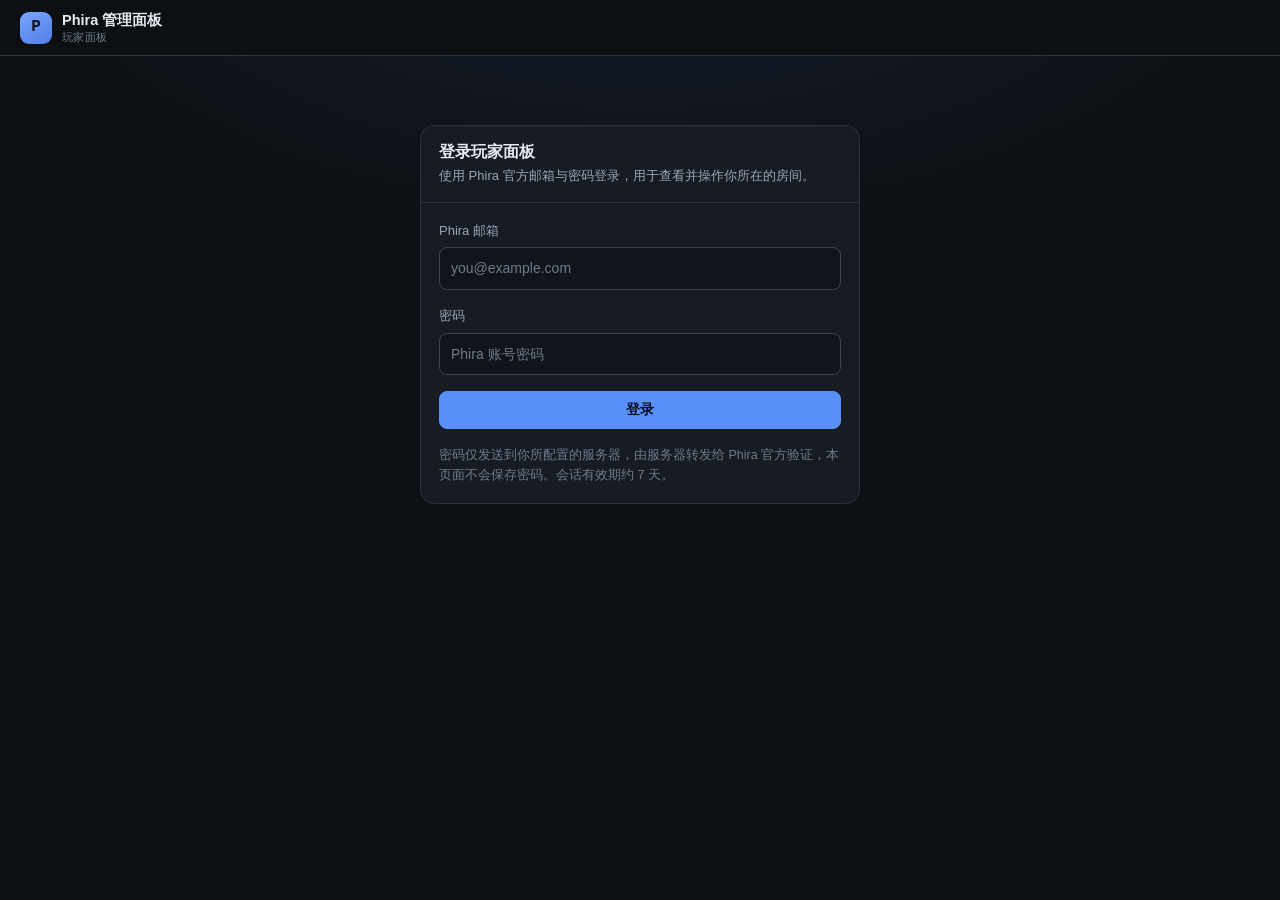
<file: index.html>
<!DOCTYPE html>
<html lang="zh-CN">
<head>
  <meta charset="utf-8">
  <meta name="viewport" content="width=device-width, initial-scale=1, maximum-scale=1, user-scalable=no, viewport-fit=cover">
  <meta name="color-scheme" content="dark">
  <meta name="theme-color" content="#0d1014">
  <meta name="apple-mobile-web-app-capable" content="yes">
  <meta name="apple-mobile-web-app-status-bar-style" content="black-translucent">
  <meta name="apple-mobile-web-app-title" content="Phira 玩家面板">
  <meta name="format-detection" content="telephone=no">
  <title>Phira 玩家面板</title>
  <link rel="preconnect" href="https://phira.5wyxi.com" crossorigin>
  <link rel="dns-prefetch" href="https://phira.5wyxi.com">
  <link rel="stylesheet" href="assets/styles.css?v=4">
</head>
<body>
  <header class="topbar">
    <div class="brand">
      <span class="brand-mark" aria-hidden="true">P</span>
      <span class="brand-text">
        <strong id="site-name">Phira 管理面板</strong>
        <span class="brand-sub">玩家面板</span>
      </span>
    </div>
    <div class="topbar-actions">
      <span class="user-chip" id="user-chip" hidden>
        <span class="avatar" id="user-avatar" aria-hidden="true">?</span>
        <span class="user-name" id="user-name"></span>
      </span>
      <button class="btn btn-ghost btn-sm" id="btn-logout" type="button" hidden>退出</button>
    </div>
  </header>

  <main class="page">
    <!-- 未登录：Phira 账号登录 -->
    <section class="auth-wrap" id="login-view">
      <form class="card auth-card" id="login-form" novalidate>
        <div class="card-head">
          <div>
            <h2>登录玩家面板</h2>
            <p class="muted">使用 Phira 官方邮箱与密码登录，用于查看并操作你所在的房间。</p>
          </div>
        </div>
        <div class="card-body">
          <label class="field" for="login-email">
            <span>Phira 邮箱</span>
            <input class="input" id="login-email" name="email" type="email" autocomplete="username" placeholder="you@example.com" required>
          </label>
          <label class="field" for="login-password">
            <span>密码</span>
            <input class="input" id="login-password" name="password" type="password" autocomplete="current-password" placeholder="Phira 账号密码" required>
          </label>
          <p class="form-error" id="login-error" hidden></p>
          <button class="btn btn-primary btn-block" id="login-submit" type="submit">登录</button>
          <p class="hint">密码仅发送到你所配置的服务器，由服务器转发给 Phira 官方验证，本页面不会保存密码。会话有效期约 7 天。</p>
        </div>
      </form>
    </section>

    <!-- 已登录 -->
    <div id="app-view" hidden>
      <div class="toolbar">
        <div class="toolbar-info">
          <span class="sync-status" id="sync-status">尚未同步</span>
        </div>
        <button class="btn btn-ghost btn-sm" id="btn-refresh" type="button">刷新</button>
      </div>

      <section class="card">
        <div class="card-head">
          <div>
            <h2>我的房间</h2>
            <p class="muted">房间操作需要 Phira 账号在线，并且已进入该房间。</p>
          </div>
        </div>
        <div class="card-body" id="my-room"></div>
      </section>

      <section class="card">
        <div class="card-head">
          <div>
            <h2>在线房间</h2>
            <p class="muted">隐藏房间不会显示在列表中，点击“详情”可查看成员。</p>
          </div>
        </div>
        <div class="card-body">
          <div class="table-wrap" id="rooms-wrap">
            <table class="table">
              <thead>
                <tr>
                  <th>房间</th>
                  <th>人数</th>
                  <th>谱面</th>
                  <th>阶段</th>
                  <th>状态</th>
                  <th>房主</th>
                  <th>操作</th>
                </tr>
              </thead>
              <tbody id="rooms-body"></tbody>
            </table>
          </div>
          <div class="empty" id="rooms-empty" hidden>当前没有在线房间。</div>
        </div>
      </section>

      <section class="card" id="room-detail-card" hidden>
        <div class="card-head">
          <div>
            <h2>房间详情</h2>
            <p class="muted" id="room-detail-sub">只读视图</p>
          </div>
          <button class="btn btn-ghost btn-sm" id="btn-close-detail" type="button">关闭</button>
        </div>
        <div class="card-body" id="room-detail"></div>
      </section>

      <section class="card">
        <div class="card-head">
          <div>
            <h2>账号</h2>
            <p class="muted">QQ 绑定用于在群聊中通过指令控制房间。</p>
          </div>
        </div>
        <div class="card-body" id="account"></div>
      </section>
    </div>
  </main>

  <div class="toast-stack" id="toast-stack" aria-live="polite"></div>

  <script src="config.js?v=4" defer></script>
  <script src="assets/mobile.js?v=4" defer></script>
  <script src="assets/chart-picker.js?v=4" defer></script>
  <script src="assets/app.js?v=4" defer></script>
</body>
</html>
</file>
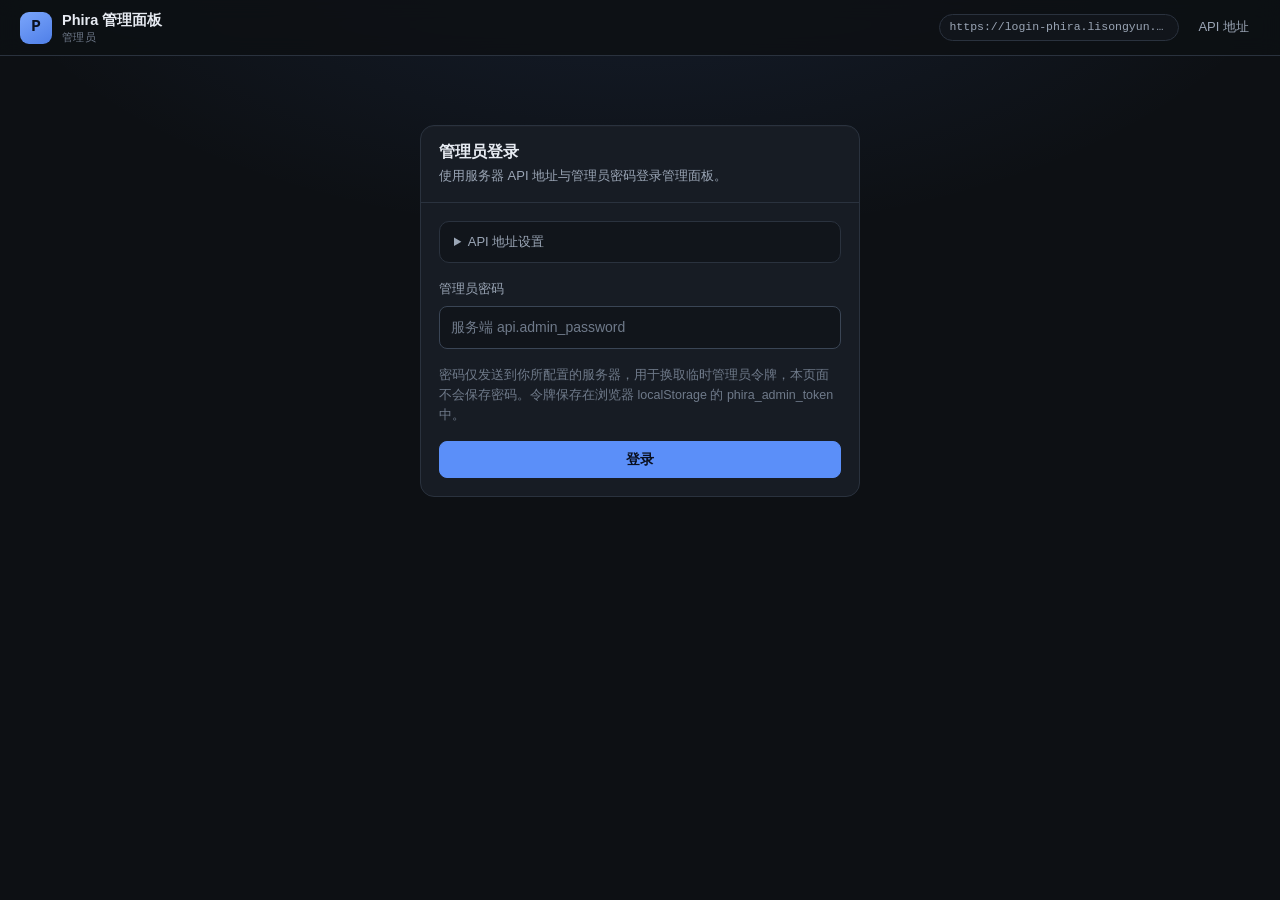
<file: admin.html>
<!DOCTYPE html>
<html lang="zh-CN">
<head>
  <meta charset="utf-8">
  <meta name="viewport" content="width=device-width, initial-scale=1, maximum-scale=1, user-scalable=no, viewport-fit=cover">
  <meta name="color-scheme" content="dark">
  <meta name="theme-color" content="#0d1014">
  <meta name="apple-mobile-web-app-capable" content="yes">
  <meta name="apple-mobile-web-app-status-bar-style" content="black-translucent">
  <meta name="apple-mobile-web-app-title" content="Phira 管理面板">
  <meta name="format-detection" content="telephone=no">
  <title>Phira 管理面板</title>
  <link rel="preconnect" href="https://phira.5wyxi.com" crossorigin>
  <link rel="dns-prefetch" href="https://phira.5wyxi.com">
  <link rel="stylesheet" href="assets/styles.css?v=4">
</head>
<body>
  <header class="topbar topbar-admin">
    <div class="brand">
      <span class="brand-mark" aria-hidden="true">P</span>
      <span class="brand-text">
        <strong id="admin-site-name">Phira 管理面板</strong>
        <span class="brand-sub">管理员</span>
      </span>
    </div>
    <nav class="nav" id="admin-nav" hidden>
      <button class="nav-btn is-active" type="button" data-tab="overview">概览</button>
      <button class="nav-btn" type="button" data-tab="rooms">房间</button>
      <button class="nav-btn" type="button" data-tab="players">玩家与封禁</button>
      <button class="nav-btn" type="button" data-tab="bindings">绑定</button>
      <button class="nav-btn" type="button" data-tab="logs">实时日志</button>
      <button class="nav-btn" type="button" data-tab="announce">公告</button>
      <button class="nav-btn" type="button" data-tab="settings">系统设置</button>
    </nav>
    <div class="topbar-actions">
      <span class="api-chip is-missing" id="admin-api-chip">API 未配置</span>
      <button class="btn btn-ghost btn-sm" id="admin-settings" type="button">API 地址</button>
      <button class="btn btn-ghost btn-sm" id="admin-logout" type="button" hidden>退出登录</button>
    </div>
  </header>

  <main class="page">
    <!-- 登录 -->
    <section class="auth-wrap" id="admin-login-view">
      <form class="card auth-card" id="admin-login-form" novalidate>
        <div class="card-head">
          <div>
            <h2>管理员登录</h2>
            <p class="muted">使用服务器 API 地址与管理员密码登录管理面板。</p>
          </div>
        </div>
        <div class="card-body">
          <details class="auth-advanced" id="admin-api-details">
            <summary>API 地址设置</summary>
            <label class="field" for="admin-api-base">
              <span>API 地址</span>
              <input class="input" id="admin-api-base" type="url" placeholder="https://login-phira.lisongyun.top" autocomplete="url">
            </label>
            <p class="hint">默认使用 config.js 中的地址，也可以在这里修改；地址保存在当前浏览器中，不会上传。</p>
          </details>
          <label class="field" for="admin-password">
            <span>管理员密码</span>
            <input class="input" id="admin-password" type="password" autocomplete="current-password" placeholder="服务端 api.admin_password">
          </label>
          <p class="hint">密码仅发送到你所配置的服务器，用于换取临时管理员令牌，本页面不会保存密码。令牌保存在浏览器 localStorage 的 phira_admin_token 中。</p>
          <p class="form-error" id="admin-login-error" hidden></p>
          <button class="btn btn-primary btn-block" id="admin-login-submit" type="submit">登录</button>
        </div>
      </form>
    </section>

    <!-- 已登录 -->
    <div id="admin-app-view" hidden>
      <div class="toolbar">
        <div class="toolbar-info">
          <span class="sync-status" id="admin-sync">尚未同步</span>
        </div>
        <button class="btn btn-ghost btn-sm" id="admin-refresh" type="button">刷新</button>
      </div>

      <!-- 概览 -->
      <section class="tab-panel" id="tab-overview" hidden>
        <div class="stat-grid">
          <div class="stat">
            <span class="stat-label">运行时长</span>
            <strong class="stat-value" id="stat-uptime">—</strong>
          </div>
          <div class="stat">
            <span class="stat-label">在线用户</span>
            <strong class="stat-value" id="stat-users">—</strong>
          </div>
          <div class="stat">
            <span class="stat-label">连接会话</span>
            <strong class="stat-value" id="stat-sessions">—</strong>
          </div>
          <div class="stat">
            <span class="stat-label">房间数</span>
            <strong class="stat-value" id="stat-rooms">—</strong>
          </div>
          <div class="stat">
            <span class="stat-label">内存占用</span>
            <strong class="stat-value" id="stat-memory">—</strong>
          </div>
        </div>

        <div class="card">
          <div class="card-head">
            <div>
              <h2>客户端建房</h2>
              <p class="muted">控制玩家能否在 Phira 客户端自行创建房间，重启后恢复配置文件的值。</p>
            </div>
            <span class="tag tag-muted" id="creation-tag">未知</span>
          </div>
          <div class="card-body">
            <div class="control-row">
              <button class="btn btn-primary" id="btn-room-creation" type="button">允许客户端建房</button>
              <span class="hint" id="creation-hint">正在读取服务器状态。</span>
            </div>
          </div>
        </div>

        <div class="card">
          <div class="card-head">
            <div>
              <h2>在线用户概览</h2>
              <p class="muted">包含掉线等待重连的玩家；踢下线与封禁操作请前往“玩家与封禁”。</p>
            </div>
          </div>
          <div class="card-body">
            <div class="table-wrap" id="users-wrap">
              <table class="table">
                <thead>
                  <tr>
                    <th>玩家 ID</th>
                    <th>昵称</th>
                    <th>房间</th>
                    <th>身份</th>
                    <th>状态</th>
                  </tr>
                </thead>
                <tbody id="users-body"></tbody>
              </table>
            </div>
            <div class="empty" id="users-empty" hidden>当前没有在线用户。</div>
          </div>
        </div>
      </section>

      <!-- 房间 -->
      <section class="tab-panel" id="tab-rooms" hidden>
        <div class="card">
          <div class="card-head">
            <div>
              <h2>房间管理</h2>
              <p class="muted">包含隐藏房间（ID 以 _ 开头）。列表不提供选谱与开始游戏，需房间内成员操作。</p>
            </div>
            <button class="btn btn-ghost btn-sm" id="rooms-refresh" type="button">刷新</button>
          </div>
          <div class="card-body">
            <div class="inline-form">
              <div class="field">
                <label for="create-room-id">新建房间 ID</label>
                <input class="input" id="create-room-id" type="text" maxlength="20" placeholder="字母、数字、-、_，1~20 位" autocomplete="off">
                <p class="field-error" id="create-room-error" hidden></p>
              </div>
              <button class="btn btn-primary" id="btn-create-room" type="button">创建房间</button>
            </div>
            <div class="inline-form">
              <div class="field">
                <label for="broadcast-content">管理消息</label>
                <input class="input" id="broadcast-content" type="text" placeholder="发送给全部房间的内容" autocomplete="off">
                <p class="field-error" id="broadcast-error" hidden></p>
              </div>
              <button class="btn" id="btn-broadcast" type="button">向全部房间发送</button>
            </div>
          </div>
        </div>

        <div class="card">
          <div class="card-head">
            <div>
              <h2>在线房间</h2>
              <p class="muted">点击“详情”查看成员并执行管理操作。</p>
            </div>
          </div>
          <div class="card-body">
            <div class="table-wrap" id="admin-rooms-wrap">
              <table class="table">
                <thead>
                  <tr>
                    <th>房间</th>
                    <th>人数</th>
                    <th>谱面</th>
                    <th>阶段</th>
                    <th>状态</th>
                    <th>房主</th>
                    <th>操作</th>
                  </tr>
                </thead>
                <tbody id="admin-rooms-body"></tbody>
              </table>
            </div>
            <div class="empty" id="admin-rooms-empty" hidden>当前没有房间。</div>
          </div>
        </div>

        <div class="card" id="admin-room-detail" hidden>
          <div class="card-head">
            <div>
              <h2>房间详情</h2>
              <p class="muted" id="admin-room-detail-sub">—</p>
            </div>
            <button class="btn btn-ghost btn-sm" id="btn-admin-close-detail" type="button">关闭</button>
          </div>
          <div class="card-body" id="admin-room-detail-body"></div>
        </div>
      </section>

      <!-- 玩家与封禁 -->
      <section class="tab-panel" id="tab-players" hidden>
        <div class="card">
          <div class="card-head">
            <div>
              <h2>在线用户</h2>
              <p class="muted">按昵称或玩家 ID 过滤；踢下线会断开玩家连接，需要重新登录。</p>
            </div>
            <button class="btn btn-ghost btn-sm" id="players-refresh" type="button">刷新</button>
          </div>
          <div class="card-body">
            <div class="inline-form">
              <div class="field">
                <label for="players-search">搜索玩家</label>
                <input class="input" id="players-search" type="search" placeholder="昵称或玩家 ID" autocomplete="off">
              </div>
            </div>
            <div class="table-wrap" id="players-wrap">
              <table class="table">
                <thead>
                  <tr>
                    <th>玩家 ID</th>
                    <th>昵称</th>
                    <th>房间</th>
                    <th>身份</th>
                    <th>状态</th>
                    <th>操作</th>
                  </tr>
                </thead>
                <tbody id="players-body"></tbody>
              </table>
            </div>
            <div class="empty" id="players-empty" hidden>当前没有在线用户。</div>
          </div>
        </div>

        <div class="card">
          <div class="card-head">
            <div>
              <h2>新建封禁</h2>
              <p class="muted">封禁保存在服务器内存中，重启后失效。</p>
            </div>
          </div>
          <div class="card-body">
            <div class="form-grid">
              <div class="field">
                <label for="ban-type">类型</label>
                <select class="select" id="ban-type">
                  <option value="ip">IP 地址</option>
                  <option value="user">Phira ID</option>
                </select>
              </div>
              <div class="field">
                <label for="ban-value">封禁值</label>
                <input class="input" id="ban-value" type="text" autocomplete="off" placeholder="IP 地址或 Phira ID">
              </div>
              <div class="field">
                <label for="ban-minutes">时长（分钟）</label>
                <input class="input" id="ban-minutes" type="number" min="0" step="1" value="60" inputmode="numeric">
              </div>
              <div class="field">
                <label for="ban-reason">原因（可选）</label>
                <input class="input" id="ban-reason" type="text" autocomplete="off" placeholder="例如 恶意刷屏">
              </div>
            </div>
            <p class="field-error" id="ban-error" hidden></p>
            <div class="control-row">
              <button class="btn btn-primary" id="btn-ban" type="button">添加封禁</button>
              <span class="hint">时长填 0 表示永久封禁。</span>
            </div>
            <p class="hint">IP 封禁同时拦截 HTTP 请求与游戏连接；Phira ID 封禁会在登录时拒绝。重置服务器后所有封禁失效。</p>
          </div>
        </div>

        <div class="card">
          <div class="card-head">
            <div>
              <h2>封禁列表</h2>
              <p class="muted">到期时间显示为“永久”表示无限期封禁。</p>
            </div>
            <button class="btn btn-ghost btn-sm" id="bans-refresh" type="button">刷新</button>
          </div>
          <div class="card-body">
            <div class="table-wrap" id="bans-wrap">
              <table class="table">
                <thead>
                  <tr>
                    <th>类型</th>
                    <th>值</th>
                    <th>原因</th>
                    <th>创建时间</th>
                    <th>到期时间</th>
                    <th>操作</th>
                  </tr>
                </thead>
                <tbody id="bans-body"></tbody>
              </table>
            </div>
            <div class="empty" id="bans-empty" hidden>当前没有封禁记录。</div>
          </div>
        </div>
      </section>

      <!-- 绑定 -->
      <section class="tab-panel" id="tab-bindings" hidden>
        <div class="card">
          <div class="card-head">
            <div>
              <h2>生成绑定链接</h2>
              <p class="muted">为尚未绑定 Phira 账号的 QQ 用户生成一次性登录链接。</p>
            </div>
          </div>
          <div class="card-body">
            <div class="inline-form">
              <div class="field">
                <label for="bind-qq">QQ 号</label>
                <input class="input" id="bind-qq" type="text" inputmode="numeric" autocomplete="off" placeholder="例如 123456789">
                <p class="field-error" id="bind-qq-error" hidden></p>
              </div>
              <button class="btn btn-primary" id="btn-create-link" type="button">生成链接</button>
            </div>
            <div class="link-box" id="link-result" hidden>
              <div class="link-main">
                <a id="link-anchor" href="#" target="_blank" rel="noopener noreferrer">—</a>
                <p class="hint" id="link-expires"></p>
              </div>
              <button class="btn btn-ghost btn-sm" id="btn-copy-link" type="button">复制链接</button>
            </div>
          </div>
        </div>

        <div class="card">
          <div class="card-head">
            <div>
              <h2>QQ 绑定列表</h2>
              <p class="muted">支持按 QQ 号、Phira ID 或昵称搜索；解绑后该 QQ 需要重新登录绑定。</p>
            </div>
            <button class="btn btn-ghost btn-sm" id="bindings-refresh" type="button">刷新</button>
          </div>
          <div class="card-body">
            <div class="inline-form">
              <div class="field">
                <label for="bindings-search">搜索</label>
                <input class="input" id="bindings-search" type="search" placeholder="QQ 号 / Phira ID / 昵称" autocomplete="off">
              </div>
              <button class="btn" id="btn-bindings-search" type="button">搜索</button>
            </div>
            <div class="control-row">
              <button class="btn btn-danger" id="btn-batch-unbind" type="button" disabled>批量解绑</button>
              <button class="btn" id="btn-export-bindings" type="button">导出 JSON</button>
              <span class="hint" id="bindings-selected-count">未选择</span>
            </div>
            <div class="table-wrap" id="bindings-wrap">
              <table class="table">
                <thead>
                  <tr>
                    <th class="col-check"><label class="check-tap"><input class="checkbox" id="bindings-select-all" type="checkbox" aria-label="全选当前页"></label></th>
                    <th>平台</th>
                    <th>QQ 号</th>
                    <th>Phira ID</th>
                    <th>昵称</th>
                    <th>绑定时间</th>
                  </tr>
                </thead>
                <tbody id="bindings-body"></tbody>
              </table>
            </div>
            <div class="empty" id="bindings-empty" hidden>暂无绑定记录。</div>
            <div class="pagination">
              <button class="btn btn-ghost btn-sm" id="bindings-prev" type="button">上一页</button>
              <span class="pagination-info" id="bindings-page-info">第 1 / 1 页</span>
              <button class="btn btn-ghost btn-sm" id="bindings-next" type="button">下一页</button>
            </div>
          </div>
        </div>
      </section>

      <!-- 实时日志 -->
      <section class="tab-panel" id="tab-logs" hidden>
        <div class="card">
          <div class="card-head">
            <div>
              <h2>实时日志</h2>
              <p class="muted">通过 SSE 接收服务端日志，最多保留 1000 行，自动滚动到底部。</p>
            </div>
            <div class="card-actions">
              <span class="tag tag-muted" id="stream-status">未连接</span>
              <button class="btn btn-ghost btn-sm" id="btn-stream-toggle" type="button">开始实时</button>
              <button class="btn btn-ghost btn-sm" id="btn-stream-clear" type="button">清空</button>
            </div>
          </div>
          <div class="card-body">
            <pre class="log-view" id="log-stream">尚未开始实时日志。</pre>
            <p class="hint">EventSource 无法携带 Authorization 请求头，因此管理员令牌通过查询参数 token 传给 /api/logs/stream。断开后 3 秒自动重连，手动停止则不再重连。</p>
          </div>
        </div>

        <div class="card">
          <div class="card-head">
            <div>
              <h2>最近日志快照</h2>
              <p class="muted" id="log-file">尚未加载</p>
            </div>
            <div class="card-actions">
              <select class="select select-sm" id="log-lines" aria-label="日志行数">
                <option value="100">100 行</option>
                <option value="200" selected>200 行</option>
                <option value="500">500 行</option>
                <option value="1000">1000 行</option>
              </select>
              <button class="btn btn-ghost btn-sm" id="logs-refresh" type="button">拉取</button>
            </div>
          </div>
          <div class="card-body">
            <pre class="log-view" id="log-content">尚未加载。</pre>
          </div>
        </div>
      </section>

      <!-- 公告 -->
      <section class="tab-panel" id="tab-announce" hidden>
        <div class="card">
          <div class="card-head">
            <div>
              <h2>发布公告</h2>
              <p class="muted">公告会立即发送给所有在线玩家，无法撤回。</p>
            </div>
          </div>
          <div class="card-body">
            <div class="field">
              <label for="announce-content">公告内容</label>
              <textarea class="textarea" id="announce-content" placeholder="例如：服务器将在 10 分钟后进行维护"></textarea>
              <p class="field-error" id="announce-error" hidden></p>
            </div>
            <div class="control-row">
              <button class="btn btn-primary" id="btn-announce" type="button">发布公告</button>
              <span class="hint">发送后消息会带有“【公告】”前缀。</span>
            </div>
          </div>
        </div>
      </section>

      <!-- 系统设置 -->
      <section class="tab-panel" id="tab-settings" hidden>
        <div class="card">
          <div class="card-head">
            <div>
              <h2>服务端配置</h2>
              <p class="muted">只读展示当前运行配置，敏感项仅显示是否已配置。</p>
            </div>
            <button class="btn btn-ghost btn-sm" id="settings-refresh" type="button">刷新</button>
          </div>
          <div class="card-body">
            <div class="meta-grid" id="config-grid"></div>
            <p class="hint">以下修改会写入服务端 runtime-config.json，重启后仍然生效。</p>
          </div>
        </div>

        <div class="card">
          <div class="card-head">
            <div>
              <h2>修改管理员密码</h2>
              <p class="muted">修改成功后当前会话保持有效，其他管理员会话会被注销。</p>
            </div>
          </div>
          <div class="card-body">
            <div class="form-grid">
              <div class="field">
                <label for="config-admin-password">新密码</label>
                <input class="input" id="config-admin-password" type="password" autocomplete="new-password" placeholder="至少 6 位">
              </div>
              <div class="field">
                <label for="config-admin-password2">确认新密码</label>
                <input class="input" id="config-admin-password2" type="password" autocomplete="new-password" placeholder="再次输入">
              </div>
            </div>
            <p class="field-error" id="config-password-error" hidden></p>
            <div class="control-row">
              <button class="btn btn-primary" id="btn-save-password" type="button">保存密码</button>
              <span class="hint">密码长度 6~64 位，修改后请使用新密码登录。</span>
            </div>
          </div>
        </div>

        <div class="card">
          <div class="card-head">
            <div>
              <h2>修改 access_token</h2>
              <p class="muted">用于 QQ 插件和旧的令牌认证方式。</p>
            </div>
          </div>
          <div class="card-body">
            <div class="field">
              <label for="config-access-token">access_token</label>
              <input class="input" id="config-access-token" type="password" autocomplete="off" placeholder="留空表示不设置">
            </div>
            <div class="notice notice-danger">
              <p>配置 access_token 后，QQ 插件必须在其配置里填写同样的 api_token，否则管理类指令会返回 401。</p>
            </div>
            <div class="control-row">
              <button class="btn btn-primary" id="btn-save-token" type="button">保存 access_token</button>
              <span class="hint">留空并保存表示清除 access_token。</span>
            </div>
          </div>
        </div>

        <div class="card">
          <div class="card-head">
            <div>
              <h2>允许来源 allowed_origins</h2>
              <p class="muted">每行一个来源，例如 https://phira.example.com 或 *。</p>
            </div>
          </div>
          <div class="card-body">
            <div class="field">
              <label for="config-allowed-origins">允许来源</label>
              <textarea class="textarea" id="config-allowed-origins" placeholder="https://phira.example.com" spellcheck="false"></textarea>
            </div>
            <p class="field-error" id="config-origins-error" hidden></p>
            <div class="control-row">
              <button class="btn btn-primary" id="btn-save-origins" type="button">保存允许来源</button>
              <span class="hint">至少保留一个来源，可使用 * 允许所有来源。</span>
            </div>
          </div>
        </div>
      </section>
    </div>
  </main>

  <!-- API 地址设置 -->
  <div class="modal-backdrop" id="admin-settings-modal" hidden>
    <div class="modal" role="dialog" aria-modal="true" aria-labelledby="admin-settings-title">
      <div class="modal-head">
        <h2 id="admin-settings-title">API 地址设置</h2>
      </div>
      <div class="modal-body">
        <label class="field" for="admin-api-base-input">
          <span>服务器 API 地址</span>
          <input class="input" id="admin-api-base-input" type="url" placeholder="https://login-phira.lisongyun.top" autocomplete="url">
        </label>
        <p class="field-error" id="admin-api-base-error" hidden></p>
        <p class="hint">填写后端 HTTP API 的根地址，不要带末尾斜杠。地址保存在当前浏览器中。</p>
      </div>
      <div class="modal-foot">
        <button class="btn btn-ghost" id="btn-admin-settings-cancel" type="button">取消</button>
        <button class="btn btn-primary" id="btn-admin-settings-save" type="button">保存</button>
      </div>
    </div>
  </div>

  <div class="toast-stack" id="toast-stack" aria-live="polite"></div>

  <script src="config.js?v=4" defer></script>
  <script src="assets/mobile.js?v=4" defer></script>
  <script src="assets/chart-picker.js?v=4" defer></script>
  <script src="assets/admin.js?v=4" defer></script>
</body>
</html>
</file>
<file: assets/styles.css>
/* Phira 多人服务器 · 静态管理面板样式（深色主题，无外部依赖） */

:root {
  color-scheme: dark;
  --bg: #0d1014;
  --bg-soft: #11151b;
  --surface: #171c24;
  --surface-2: #1d232d;
  --surface-3: #252d39;
  --border: #2a323e;
  --border-strong: #3a4555;
  --text: #e7ebf2;
  --text-dim: #9ba6b6;
  --text-faint: #6f7a8a;
  --accent: #5b8ff9;
  --accent-strong: #7aa5fb;
  --accent-soft: rgba(91, 143, 249, 0.14);
  --success: #43c98d;
  --success-soft: rgba(67, 201, 141, 0.14);
  --warning: #e7a94b;
  --warning-soft: rgba(231, 169, 75, 0.13);
  --danger: #ef6b6b;
  --danger-soft: rgba(239, 107, 107, 0.14);
  --info: #59b8d8;
  --info-soft: rgba(89, 184, 216, 0.14);
  --radius-lg: 14px;
  --radius: 10px;
  --radius-sm: 7px;
  --shadow: 0 14px 36px rgba(0, 0, 0, 0.4);
  --font: -apple-system, BlinkMacSystemFont, "Segoe UI", "PingFang SC", "Hiragino Sans GB",
    "Microsoft YaHei", "Noto Sans CJK SC", sans-serif;
  --mono: "SFMono-Regular", Consolas, "Liberation Mono", Menlo, "Courier New", monospace;
}

*,
*::before,
*::after {
  box-sizing: border-box;
}

[hidden] {
  display: none !important;
}

html,
body {
  margin: 0;
  padding: 0;
  overflow-x: hidden;
}

body {
  min-height: 100vh;
  background-color: var(--bg);
  background-image: radial-gradient(1100px 560px at 50% -12%, rgba(91, 143, 249, 0.12), transparent 62%);
  background-repeat: no-repeat;
  background-attachment: fixed;
  color: var(--text);
  font-family: var(--font);
  font-size: 15px;
  line-height: 1.6;
  -webkit-font-smoothing: antialiased;
}

h1,
h2,
h3 {
  line-height: 1.35;
}

p {
  margin: 0;
}

a {
  color: var(--accent-strong);
}

a:hover {
  color: #a6c4fd;
}

/* ---------- 顶部栏 ---------- */

.topbar {
  position: sticky;
  top: 0;
  z-index: 50;
  display: flex;
  align-items: center;
  flex-wrap: wrap;
  gap: 12px 16px;
  padding: 11px 20px;
  background: rgba(13, 16, 20, 0.88);
  border-bottom: 1px solid var(--border);
  backdrop-filter: blur(10px);
}

.brand {
  display: flex;
  align-items: center;
  gap: 10px;
}

.brand-mark {
  display: inline-flex;
  align-items: center;
  justify-content: center;
  width: 32px;
  height: 32px;
  border-radius: 9px;
  background: linear-gradient(150deg, #7aa5fb, #4f7fe8);
  color: #0b1220;
  font-family: var(--mono);
  font-size: 16px;
  font-weight: 700;
  flex: 0 0 auto;
}

.brand-text {
  display: flex;
  flex-direction: column;
  line-height: 1.3;
}

.brand-text strong {
  font-size: 14.5px;
  font-weight: 600;
}

.brand-sub {
  font-size: 11px;
  color: var(--text-faint);
  letter-spacing: 0.04em;
}

.nav {
  display: flex;
  gap: 4px;
  flex-wrap: wrap;
}

.nav-btn {
  padding: 6px 12px;
  border: 1px solid transparent;
  border-radius: var(--radius-sm);
  background: transparent;
  color: var(--text-dim);
  font: inherit;
  font-size: 14px;
  cursor: pointer;
  transition: background 0.15s ease, color 0.15s ease, border-color 0.15s ease;
  white-space: nowrap;
}

.nav-btn:hover {
  color: var(--text);
  background: var(--surface-2);
}

.nav-btn.is-active {
  color: var(--text);
  background: var(--accent-soft);
  border-color: rgba(91, 143, 249, 0.38);
}

.topbar-actions {
  display: flex;
  align-items: center;
  gap: 8px;
  flex-wrap: wrap;
  margin-left: auto;
}

.api-chip {
  max-width: 240px;
  overflow: hidden;
  text-overflow: ellipsis;
  white-space: nowrap;
  padding: 3px 9px;
  border-radius: 999px;
  border: 1px solid var(--border);
  background: var(--bg-soft);
  color: var(--text-dim);
  font-family: var(--mono);
  font-size: 11.5px;
}

.api-chip.is-missing {
  color: var(--warning);
  border-color: rgba(231, 169, 75, 0.35);
  background: var(--warning-soft);
}

.user-chip {
  display: inline-flex;
  align-items: center;
  gap: 7px;
  padding: 3px 10px 3px 4px;
  border: 1px solid var(--border);
  border-radius: 999px;
  background: var(--bg-soft);
  max-width: 220px;
}

.avatar {
  display: inline-flex;
  align-items: center;
  justify-content: center;
  width: 24px;
  height: 24px;
  border-radius: 50%;
  background: var(--accent-soft);
  color: var(--accent-strong);
  font-size: 12px;
  font-weight: 600;
  flex: 0 0 auto;
}

.user-name {
  font-size: 13px;
  overflow: hidden;
  text-overflow: ellipsis;
  white-space: nowrap;
}

/* ---------- 页面与卡片 ---------- */

.page {
  width: min(1180px, 100%);
  margin: 0 auto;
  padding: 24px 20px 72px;
  display: flex;
  flex-direction: column;
  gap: 18px;
}

#app-view,
#admin-app-view {
  display: flex;
  flex-direction: column;
  gap: 18px;
}

.tab-panel {
  display: flex;
  flex-direction: column;
  gap: 18px;
}

.auth-wrap {
  display: flex;
  justify-content: center;
  padding: 5vh 0 0;
}

.auth-card {
  width: 100%;
  max-width: 440px;
}

.card {
  min-width: 0;
  background: var(--surface);
  border: 1px solid var(--border);
  border-radius: var(--radius-lg);
  box-shadow: inset 0 1px 0 rgba(255, 255, 255, 0.02);
}

.card-head {
  display: flex;
  align-items: flex-start;
  justify-content: space-between;
  gap: 12px;
  flex-wrap: wrap;
  padding: 15px 18px;
  border-bottom: 1px solid var(--border);
}

.card-head h2 {
  margin: 0;
  font-size: 16px;
  font-weight: 600;
}

.card-head .muted {
  margin-top: 3px;
}

.card-actions {
  display: flex;
  align-items: center;
  gap: 8px;
  flex-wrap: wrap;
}

.card-body {
  display: flex;
  flex-direction: column;
  gap: 16px;
  padding: 18px;
  min-width: 0;
}

.muted {
  color: var(--text-dim);
  font-size: 13px;
}

.hint {
  color: var(--text-faint);
  font-size: 12.5px;
  line-height: 1.6;
}

.mono {
  font-family: var(--mono);
  font-size: 13px;
}

/* ---------- 工具栏 ---------- */

.toolbar {
  display: flex;
  align-items: center;
  justify-content: space-between;
  gap: 12px;
  flex-wrap: wrap;
}

.toolbar-info {
  display: flex;
  align-items: center;
  gap: 10px;
  flex-wrap: wrap;
}

.sync-status {
  font-size: 12.5px;
  color: var(--text-faint);
}

.sync-status.is-error {
  color: var(--danger);
}

/* ---------- 按钮 ---------- */

.btn {
  display: inline-flex;
  align-items: center;
  justify-content: center;
  gap: 6px;
  padding: 8px 14px;
  border: 1px solid var(--border-strong);
  border-radius: 8px;
  background: var(--surface-2);
  color: var(--text);
  font: inherit;
  font-size: 14px;
  line-height: 1.4;
  cursor: pointer;
  white-space: nowrap;
  transition: background 0.15s ease, border-color 0.15s ease, color 0.15s ease, opacity 0.15s ease;
}

.btn:hover:not(:disabled) {
  background: var(--surface-3);
  border-color: #46536a;
}

.btn:disabled {
  opacity: 0.42;
  cursor: not-allowed;
}

.btn-primary {
  background: var(--accent);
  border-color: var(--accent);
  color: #0a1020;
  font-weight: 600;
}

.btn-primary:hover:not(:disabled) {
  background: var(--accent-strong);
  border-color: var(--accent-strong);
}

.btn-ghost {
  background: transparent;
  border-color: transparent;
  color: var(--text-dim);
}

.btn-ghost:hover:not(:disabled) {
  background: var(--surface-2);
  border-color: var(--border);
  color: var(--text);
}

.btn-danger {
  background: var(--danger-soft);
  border-color: rgba(239, 107, 107, 0.45);
  color: #ffa8a8;
}

.btn-danger:hover:not(:disabled) {
  background: rgba(239, 107, 107, 0.24);
  border-color: rgba(239, 107, 107, 0.7);
}

.btn-sm {
  padding: 5px 10px;
  font-size: 13px;
  border-radius: var(--radius-sm);
}

.btn-block {
  width: 100%;
}

.btn.is-busy {
  cursor: progress;
  opacity: 0.8;
}

.btn.is-busy::before {
  content: "";
  width: 12px;
  height: 12px;
  border: 2px solid currentColor;
  border-right-color: transparent;
  border-radius: 50%;
  animation: spin 0.7s linear infinite;
  flex: 0 0 auto;
}

/* ---------- 表单 ---------- */

.field {
  display: flex;
  flex-direction: column;
  gap: 6px;
  min-width: 0;
}

.field > span,
.field > label {
  font-size: 13px;
  color: var(--text-dim);
}

.input,
.select,
.textarea {
  width: 100%;
  padding: 9px 11px;
  border: 1px solid var(--border-strong);
  border-radius: 8px;
  background: var(--bg-soft);
  color: var(--text);
  font: inherit;
  font-size: 14px;
  transition: border-color 0.15s ease, box-shadow 0.15s ease;
}

.input::placeholder,
.textarea::placeholder {
  color: var(--text-faint);
}

.input:focus,
.select:focus,
.textarea:focus {
  outline: none;
  border-color: var(--accent);
  box-shadow: 0 0 0 3px var(--accent-soft);
}

.input.is-invalid,
.textarea.is-invalid {
  border-color: var(--danger);
}

.textarea {
  min-height: 130px;
  resize: vertical;
  line-height: 1.6;
}

.select {
  cursor: pointer;
}

.select-sm {
  width: auto;
  padding: 6px 10px;
  font-size: 13px;
}

.field-error {
  margin: 0;
  font-size: 12.5px;
  color: #ff9a9a;
}

.form-error {
  margin: 0;
  padding: 8px 11px;
  border: 1px solid rgba(239, 107, 107, 0.3);
  border-radius: 8px;
  background: var(--danger-soft);
  color: #ffb4b4;
  font-size: 13px;
}

.notice {
  display: flex;
  flex-direction: column;
  gap: 9px;
  padding: 12px 14px;
  border: 1px solid rgba(231, 169, 75, 0.35);
  border-radius: var(--radius);
  background: var(--warning-soft);
  color: #f2cd93;
  font-size: 13.5px;
}

.notice .btn {
  align-self: flex-start;
}

.notice-danger {
  border-color: rgba(239, 107, 107, 0.35);
  background: var(--danger-soft);
  color: #ffb4b4;
}

.auth-advanced {
  padding: 0 14px;
  border: 1px solid var(--border);
  border-radius: var(--radius);
  background: var(--bg-soft);
}

.auth-advanced > summary {
  padding: 10px 0;
  color: var(--text-dim);
  font-size: 13px;
  cursor: pointer;
  user-select: none;
}

.auth-advanced[open] > summary {
  margin-bottom: 12px;
  border-bottom: 1px solid var(--border);
  color: var(--text);
}

.auth-advanced .field {
  margin-bottom: 12px;
}

.auth-advanced .hint {
  padding-bottom: 12px;
}

.form-grid {
  display: grid;
  grid-template-columns: repeat(auto-fit, minmax(180px, 1fr));
  gap: 12px 14px;
  align-items: start;
}

.inline-form {
  display: flex;
  align-items: flex-end;
  gap: 12px;
  flex-wrap: wrap;
}

.inline-form .field {
  flex: 1 1 240px;
}

.control-row {
  display: flex;
  align-items: flex-end;
  gap: 10px;
  flex-wrap: wrap;
}

.control-row .field {
  flex: 1 1 210px;
}

.control-row > .btn {
  flex: 0 0 auto;
}

/* ---------- 标签 ---------- */

.tag {
  display: inline-flex;
  align-items: center;
  padding: 2px 8px;
  border: 1px solid transparent;
  border-radius: 999px;
  font-size: 12px;
  line-height: 1.5;
  white-space: nowrap;
}

.tag-ok {
  color: var(--success);
  background: var(--success-soft);
  border-color: rgba(67, 201, 141, 0.26);
}

.tag-warn {
  color: var(--warning);
  background: var(--warning-soft);
  border-color: rgba(231, 169, 75, 0.26);
}

.tag-danger {
  color: var(--danger);
  background: var(--danger-soft);
  border-color: rgba(239, 107, 107, 0.26);
}

.tag-info {
  color: var(--info);
  background: var(--info-soft);
  border-color: rgba(89, 184, 216, 0.26);
}

.tag-muted {
  color: var(--text-dim);
  background: rgba(255, 255, 255, 0.04);
  border-color: var(--border);
}

.tag-row {
  display: flex;
  align-items: center;
  gap: 6px;
  flex-wrap: wrap;
}

.tag-inline {
  margin-left: 6px;
}

/* ---------- 表格 ---------- */

.table-wrap {
  width: 100%;
  overflow-x: auto;
  border: 1px solid var(--border);
  border-radius: var(--radius);
  background: var(--bg-soft);
  -webkit-overflow-scrolling: touch;
}

.table {
  width: 100%;
  min-width: 640px;
  border-collapse: collapse;
  font-size: 14px;
}

.table-compact {
  min-width: 440px;
}

.table th,
.table td {
  padding: 9px 12px;
  text-align: left;
  vertical-align: middle;
  border-bottom: 1px solid var(--border);
}

.table thead th {
  background: var(--surface-2);
  color: var(--text-dim);
  font-size: 12px;
  font-weight: 600;
  white-space: nowrap;
}

.table tbody tr:last-child td {
  border-bottom: none;
}

.table tbody tr:hover td {
  background: rgba(255, 255, 255, 0.02);
}

.table tr.is-selected td {
  background: var(--accent-soft);
}

.table tr.is-self td {
  background: rgba(91, 143, 249, 0.08);
}

.table td .tag-row {
  gap: 4px;
}

.table th.col-check,
.table td.col-check {
  width: 40px;
  text-align: center;
}

.checkbox {
  width: 15px;
  height: 15px;
  margin: 0;
  accent-color: var(--accent);
  cursor: pointer;
  vertical-align: middle;
}

.pagination {
  display: flex;
  align-items: center;
  justify-content: flex-end;
  gap: 10px;
  flex-wrap: wrap;
}

.pagination-info {
  color: var(--text-dim);
  font-size: 13px;
  font-variant-numeric: tabular-nums;
}

.pre-line {
  white-space: pre-wrap;
  word-break: break-word;
}

/* ---------- 房间展示 ---------- */

.room-summary {
  display: flex;
  flex-direction: column;
  gap: 16px;
}

.room-head {
  display: flex;
  align-items: center;
  justify-content: space-between;
  gap: 12px;
  flex-wrap: wrap;
}

.room-title {
  display: flex;
  align-items: center;
  gap: 10px;
  flex-wrap: wrap;
}

.room-id {
  font-family: var(--mono);
  font-size: 18px;
  font-weight: 600;
}

.meta-grid {
  display: grid;
  grid-template-columns: repeat(auto-fit, minmax(150px, 1fr));
  gap: 10px 18px;
}

.meta {
  display: flex;
  flex-direction: column;
  gap: 2px;
  min-width: 0;
}

.meta-label {
  font-size: 12px;
  color: var(--text-faint);
}

.meta-value {
  font-size: 14px;
  word-break: break-word;
}

.control-groups {
  display: flex;
  flex-direction: column;
  gap: 16px;
}

.control-group {
  display: flex;
  flex-direction: column;
  gap: 10px;
  padding-top: 14px;
  border-top: 1px solid var(--border);
}

.control-title {
  font-size: 13px;
  font-weight: 600;
  color: var(--text-dim);
}

.hint-list {
  display: flex;
  flex-direction: column;
  gap: 2px;
  margin: 0;
  padding-left: 18px;
  color: var(--warning);
  font-size: 12.5px;
}

/* ---------- 状态卡片 ---------- */

.stat-grid {
  display: grid;
  grid-template-columns: repeat(auto-fit, minmax(160px, 1fr));
  gap: 12px;
}

.stat {
  display: flex;
  flex-direction: column;
  gap: 3px;
  padding: 14px 16px;
  border: 1px solid var(--border);
  border-radius: var(--radius);
  background: var(--surface);
}

.stat-label {
  font-size: 12.5px;
  color: var(--text-dim);
}

.stat-value {
  font-size: 22px;
  font-weight: 600;
  letter-spacing: 0.01em;
  font-variant-numeric: tabular-nums;
}

.stat-sub {
  font-size: 12px;
  color: var(--text-faint);
}

/* ---------- 空状态 / 加载 ---------- */

.empty {
  display: flex;
  flex-direction: column;
  align-items: center;
  gap: 8px;
  padding: 28px 16px;
  border: 1px dashed var(--border);
  border-radius: var(--radius);
  background: var(--bg-soft);
  color: var(--text-dim);
  text-align: center;
  font-size: 13.5px;
}

.empty-title {
  color: var(--text);
  font-size: 15px;
  font-weight: 600;
}

.loading-state {
  display: flex;
  align-items: center;
  justify-content: center;
  gap: 10px;
  padding: 24px 16px;
  color: var(--text-dim);
  font-size: 13.5px;
}

.spinner {
  width: 16px;
  height: 16px;
  border: 2px solid var(--border-strong);
  border-top-color: var(--accent);
  border-radius: 50%;
  animation: spin 0.8s linear infinite;
  flex: 0 0 auto;
}

/* ---------- 弹层 ---------- */

.modal-backdrop {
  position: fixed;
  inset: 0;
  z-index: 80;
  display: flex;
  align-items: center;
  justify-content: center;
  padding: 20px;
  background: rgba(4, 6, 10, 0.72);
  backdrop-filter: blur(2px);
}

.modal {
  width: min(470px, 100%);
  border: 1px solid var(--border);
  border-radius: var(--radius-lg);
  background: var(--surface);
  box-shadow: var(--shadow);
  animation: pop 0.16s ease-out;
}

.modal-head {
  padding: 16px 18px 12px;
}

.modal-head h2 {
  margin: 0;
  font-size: 16px;
  font-weight: 600;
}

.modal-body {
  display: flex;
  flex-direction: column;
  gap: 12px;
  padding: 0 18px 16px;
}

.modal-text {
  color: var(--text-dim);
  font-size: 14px;
  line-height: 1.65;
}

.modal-foot {
  display: flex;
  justify-content: flex-end;
  gap: 10px;
  padding: 0 18px 18px;
}

/* ---------- Toast ---------- */

.toast-stack {
  position: fixed;
  top: 16px;
  right: 16px;
  z-index: 100;
  display: flex;
  flex-direction: column;
  gap: 8px;
  width: min(360px, calc(100vw - 32px));
  pointer-events: none;
}

.toast {
  padding: 10px 14px;
  border: 1px solid var(--border-strong);
  border-left: 3px solid var(--accent);
  border-radius: 9px;
  background: var(--surface-2);
  box-shadow: var(--shadow);
  font-size: 13.5px;
  line-height: 1.5;
  word-break: break-word;
  animation: slide-in 0.18s ease-out;
  pointer-events: auto;
}

.toast-success {
  border-left-color: var(--success);
}

.toast-error {
  border-left-color: var(--danger);
}

.toast-info {
  border-left-color: var(--info);
}

.toast.is-leaving {
  opacity: 0;
  transform: translateY(-6px);
  transition: opacity 0.2s ease, transform 0.2s ease;
}

/* ---------- 日志 / 链接 ---------- */

.log-view {
  margin: 0;
  padding: 14px;
  max-height: 62vh;
  overflow: auto;
  border: 1px solid var(--border);
  border-radius: var(--radius);
  background: #0a0d11;
  color: #c8d2e0;
  font-family: var(--mono);
  font-size: 12.5px;
  line-height: 1.55;
  white-space: pre-wrap;
  word-break: break-all;
}

.link-box {
  display: flex;
  align-items: center;
  gap: 12px;
  flex-wrap: wrap;
  padding: 12px 14px;
  border: 1px solid var(--border);
  border-radius: var(--radius);
  background: var(--bg-soft);
}

.link-main {
  display: flex;
  flex-direction: column;
  gap: 4px;
  flex: 1 1 260px;
  min-width: 0;
}

.link-main a {
  word-break: break-all;
  font-family: var(--mono);
  font-size: 13px;
}

/* ---------- 动画 ---------- */

@keyframes spin {
  to {
    transform: rotate(360deg);
  }
}

@keyframes pop {
  from {
    opacity: 0;
    transform: scale(0.97);
  }
  to {
    opacity: 1;
    transform: scale(1);
  }
}

@keyframes slide-in {
  from {
    opacity: 0;
    transform: translateY(-6px);
  }
  to {
    opacity: 1;
    transform: translateY(0);
  }
}

@media (prefers-reduced-motion: reduce) {
  *,
  *::before,
  *::after {
    animation-duration: 0.01ms !important;
    transition-duration: 0.01ms !important;
  }
}

/* ---------- 响应式 ---------- */

@media (max-width: 820px) {
  .topbar {
    padding: 10px 14px;
  }

  .nav {
    order: 3;
    width: 100%;
    flex-wrap: nowrap;
    overflow-x: auto;
    padding-bottom: 2px;
  }

  .nav-btn {
    flex: 0 0 auto;
  }

  .api-chip {
    max-width: 150px;
  }

  .page {
    padding: 16px 14px 56px;
  }

  .card-head,
  .card-body {
    padding: 14px;
  }

  .auth-wrap {
    padding: 8px 0 0;
  }

  .stat-grid {
    grid-template-columns: repeat(2, minmax(0, 1fr));
  }

  .control-row .field,
  .inline-form .field {
    flex-basis: 100%;
  }

  .inline-form > .btn {
    width: 100%;
  }
}

@media (max-width: 560px) {
  .topbar-actions {
    width: 100%;
    margin-left: 0;
    justify-content: flex-end;
  }

  .topbar-actions .api-chip {
    display: none;
  }

  .topbar-actions .user-chip {
    margin-left: auto;
  }
}

@media (max-width: 460px) {
  .brand-sub {
    display: none;
  }

  .stat-grid {
    grid-template-columns: 1fr;
  }

  .user-chip {
    max-width: 160px;
  }

  .api-chip {
    max-width: 120px;
  }

  .modal-backdrop {
    padding: 12px;
  }
}

/* 谱面搜索选择器 */
.chart-picker-backdrop {
  z-index: 60;
  padding: 16px;
}

.chart-picker {
  width: min(1120px, calc(100vw - 24px));
  max-height: calc(100vh - 32px);
  display: flex;
  flex-direction: column;
}

.chart-picker .modal-head {
  display: flex;
  align-items: center;
  justify-content: space-between;
  gap: 12px;
}

.chart-picker-body {
  overflow: auto;
  display: flex;
  flex-direction: column;
  gap: 14px;
}

.chart-picker-search {
  display: flex;
  gap: 10px;
}

.chart-picker-search .input {
  flex: 1;
  min-width: 0;
}

.chart-picker-status {
  margin: 0;
  min-height: 18px;
  font-size: 13px;
}

.chart-picker-status.is-error {
  color: var(--danger);
}

.chart-grid {
  display: grid;
  grid-template-columns: repeat(auto-fill, minmax(210px, 1fr));
  gap: 14px;
}

.chart-card {
  background: var(--surface-2);
  border: 1px solid var(--border);
  border-radius: var(--radius);
  overflow: hidden;
  display: flex;
  flex-direction: column;
}

.chart-card.is-selected {
  border-color: var(--accent);
  box-shadow: 0 0 0 1px var(--accent) inset;
}

.chart-card-cover {
  aspect-ratio: 16 / 9;
  background: var(--surface-3);
  overflow: hidden;
  display: flex;
  align-items: center;
  justify-content: center;
  color: var(--text-faint);
  font-size: 13px;
}

.chart-card-cover img {
  width: 100%;
  height: 100%;
  object-fit: cover;
  display: block;
}

.chart-card-body {
  padding: 10px 12px 12px;
  display: flex;
  flex-direction: column;
  gap: 8px;
  flex: 1;
}

.chart-card-title {
  margin: 0;
  font-size: 15px;
  line-height: 1.35;
  white-space: nowrap;
  overflow: hidden;
  text-overflow: ellipsis;
}

.chart-card-meta {
  margin: 0;
  display: flex;
  gap: 6px;
  align-items: center;
  color: var(--text-dim);
  font-size: 12px;
  white-space: nowrap;
  overflow: hidden;
}

.chart-card-meta span {
  overflow: hidden;
  text-overflow: ellipsis;
}

.chart-card-dot {
  flex: none;
}

.chart-card-tags {
  display: flex;
  flex-wrap: wrap;
  gap: 6px;
}

.chart-card-actions {
  margin-top: auto;
  display: flex;
  gap: 8px;
  padding-top: 4px;
}

.chart-card-actions .btn {
  flex: 1;
}

.chart-picker-foot {
  display: flex;
  align-items: center;
  justify-content: space-between;
  gap: 12px;
}

.chart-picker-page {
  font-size: 13px;
  text-align: center;
}

.chart-picker-empty {
  grid-column: 1 / -1;
  text-align: center;
  padding: 40px 12px;
}

@media (max-width: 640px) {
  .chart-picker-search {
    flex-direction: column;
  }

  .chart-grid {
    grid-template-columns: repeat(auto-fill, minmax(150px, 1fr));
  }

  .chart-card-body {
    padding: 8px 10px 10px;
  }

  .chart-card-actions {
    flex-direction: column;
  }
}

/* ---------- 移动端适配 ---------- */

html {
  -webkit-text-size-adjust: 100%;
  text-size-adjust: 100%;
  scroll-padding-top: 96px;
  touch-action: manipulation;
}

body {
  -webkit-tap-highlight-color: transparent;
  min-height: 100vh;
  min-height: 100dvh;
}

button,
.btn,
.nav-btn,
.checkbox,
label,
summary {
  -webkit-touch-callout: none;
}

button,
.btn,
.nav-btn,
summary,
.checkbox {
  touch-action: manipulation;
}

.topbar {
  padding-top: calc(11px + env(safe-area-inset-top));
  padding-left: max(20px, env(safe-area-inset-left));
  padding-right: max(20px, env(safe-area-inset-right));
  -webkit-backdrop-filter: blur(10px);
}

.page {
  padding-left: max(20px, env(safe-area-inset-left));
  padding-right: max(20px, env(safe-area-inset-right));
  padding-bottom: calc(72px + env(safe-area-inset-bottom));
}

.toast-stack {
  top: calc(16px + env(safe-area-inset-top));
  right: max(16px, env(safe-area-inset-right));
}

.modal-backdrop {
  height: 100vh;
  height: 100dvh;
  height: calc(var(--app-vh, 1vh) * 100);
  padding-bottom: max(20px, env(safe-area-inset-bottom));
}

.modal {
  max-height: calc(var(--app-vh, 1vh) * 92);
  overflow-y: auto;
  overscroll-behavior: contain;
}

.chart-picker {
  max-height: calc(var(--app-vh, 1vh) * 96);
  overflow: hidden;
}

.log-view {
  max-height: 62vh;
  max-height: 62dvh;
}

.nav {
  scrollbar-width: none;
  -webkit-overflow-scrolling: touch;
  overscroll-behavior-x: contain;
}

.nav::-webkit-scrollbar {
  display: none;
}

.table-wrap {
  overscroll-behavior-x: contain;
}

.check-tap {
  display: inline-flex;
  align-items: center;
  justify-content: center;
  min-width: 44px;
  min-height: 44px;
  margin: -8px;
  cursor: pointer;
}

.meta-value,
.room-id,
.link-main a {
  overflow-wrap: anywhere;
}

@media (pointer: coarse) {
  body {
    background-attachment: scroll;
  }

  .topbar {
    background: rgba(13, 16, 20, 0.96);
    -webkit-backdrop-filter: none;
    backdrop-filter: none;
  }

  .modal-backdrop {
    -webkit-backdrop-filter: none;
    backdrop-filter: none;
  }
}

@media (max-width: 820px), (pointer: coarse) {
  .btn,
  .nav-btn,
  .input,
  .select {
    min-height: 44px;
  }

  .btn-sm {
    min-height: 44px;
    padding: 10px 14px;
  }

  .nav-btn {
    padding: 10px 14px;
  }

  .input,
  .select,
  .textarea {
    font-size: 16px;
  }

  .checkbox {
    width: 20px;
    height: 20px;
    font-size: 16px;
  }

  .table th.col-check,
  .table td.col-check {
    padding: 12px;
  }

  .control-row > .btn {
    flex: 1 1 auto;
  }

  .modal-foot .btn {
    flex: 1 1 0;
  }
}

@media (max-width: 820px) {
  .topbar {
    flex-wrap: nowrap;
  }

  .brand {
    flex: 0 0 auto;
  }

  .nav {
    flex: 1 1 0;
    width: 0;
    min-width: 0;
    order: 0;
    flex-wrap: nowrap;
    overflow-x: auto;
    justify-content: flex-start;
  }

  .topbar-actions {
    flex: 0 0 auto;
    width: auto;
    flex-wrap: nowrap;
    margin-left: 0;
    justify-content: flex-end;
  }

  .topbar-actions .btn {
    flex: 0 0 auto;
  }
}

@media (max-width: 430px) {
  .topbar {
    padding: 8px 12px;
    padding-top: calc(8px + env(safe-area-inset-top));
    gap: 8px;
  }

  .topbar-admin .brand-text {
    display: none;
  }

  .topbar-admin .api-chip {
    display: none;
  }

  .topbar-admin #admin-settings {
    display: none;
  }

  .nav-btn {
    padding: 8px 10px;
    font-size: 13px;
  }

  .topbar-actions .btn {
    padding: 8px 10px;
    font-size: 13px;
  }
}

@media (max-width: 430px) {
  .topbar {
    padding: 8px 12px;
    padding-top: calc(8px + env(safe-area-inset-top));
    gap: 8px;
  }

  .brand-mark {
    width: 30px;
    height: 30px;
    font-size: 15px;
  }

  .brand-text strong {
    max-width: 46vw;
    overflow: hidden;
    text-overflow: ellipsis;
    white-space: nowrap;
  }

  .topbar-actions {
    gap: 6px;
  }

  .page {
    padding: 12px 12px calc(48px + env(safe-area-inset-bottom));
    gap: 14px;
  }

  #app-view,
  #admin-app-view,
  .tab-panel {
    gap: 14px;
  }

  .card-head,
  .card-body {
    padding: 12px;
  }

  .card-head {
    gap: 8px;
  }

  .auth-wrap {
    padding-top: 4px;
  }

  .meta-grid {
    grid-template-columns: 1fr 1fr;
    gap: 8px 12px;
  }

  .control-row {
    gap: 8px;
  }

  .control-row > .btn,
  .inline-form > .btn {
    width: 100%;
  }

  .modal-backdrop {
    padding: 8px;
    align-items: flex-start;
  }

  .modal,
  .chart-picker {
    width: 100%;
    max-height: calc(var(--app-vh, 1vh) * 96);
  }

  .modal-head,
  .modal-body,
  .modal-foot {
    padding-left: 14px;
    padding-right: 14px;
  }

  .chart-picker-search {
    flex-direction: column;
  }

  .chart-grid {
    grid-template-columns: repeat(auto-fill, minmax(140px, 1fr));
    gap: 10px;
  }

  .chart-picker-foot {
    flex-wrap: wrap;
    justify-content: center;
  }

  .chart-picker-page {
    flex-basis: 100%;
    order: -1;
  }

  .chart-picker-foot .btn {
    flex: 1 1 40%;
  }

  .chart-card-title {
    font-size: 14px;
  }

  .chart-card-body {
    padding: 8px 10px 10px;
    gap: 6px;
  }

  .chart-card-actions {
    gap: 6px;
  }

  .toast-stack {
    top: calc(8px + env(safe-area-inset-top));
    left: 12px;
    right: 12px;
    width: auto;
  }

  .log-view {
    max-height: 55vh;
    max-height: 55dvh;
    padding: 10px;
    font-size: 12px;
  }

  .table {
    min-width: 560px;
  }

  .table-compact {
    min-width: 400px;
  }

  .table th,
  .table td {
    padding: 8px 10px;
  }
}

@media (max-width: 360px) {
  .meta-grid {
    grid-template-columns: 1fr;
  }

  .chart-card-actions {
    flex-direction: column;
  }

  .chart-card-actions .btn {
    width: 100%;
  }

  .topbar-actions .btn {
    flex: 0 0 auto;
  }
}

@media (orientation: landscape) and (max-height: 480px) {
  .auth-wrap {
    padding-top: 8px;
  }

  .modal-backdrop {
    align-items: flex-start;
    padding: 6px;
  }

  .modal,
  .chart-picker {
    max-height: calc(100vh - 12px);
    max-height: calc(100dvh - 12px);
  }
}

@supports not (aspect-ratio: 16 / 9) {
  .chart-card-cover {
    height: 0;
    padding-top: 56.25%;
    position: relative;
  }

  .chart-card-cover img {
    position: absolute;
    inset: 0;
  }
}
</file>
